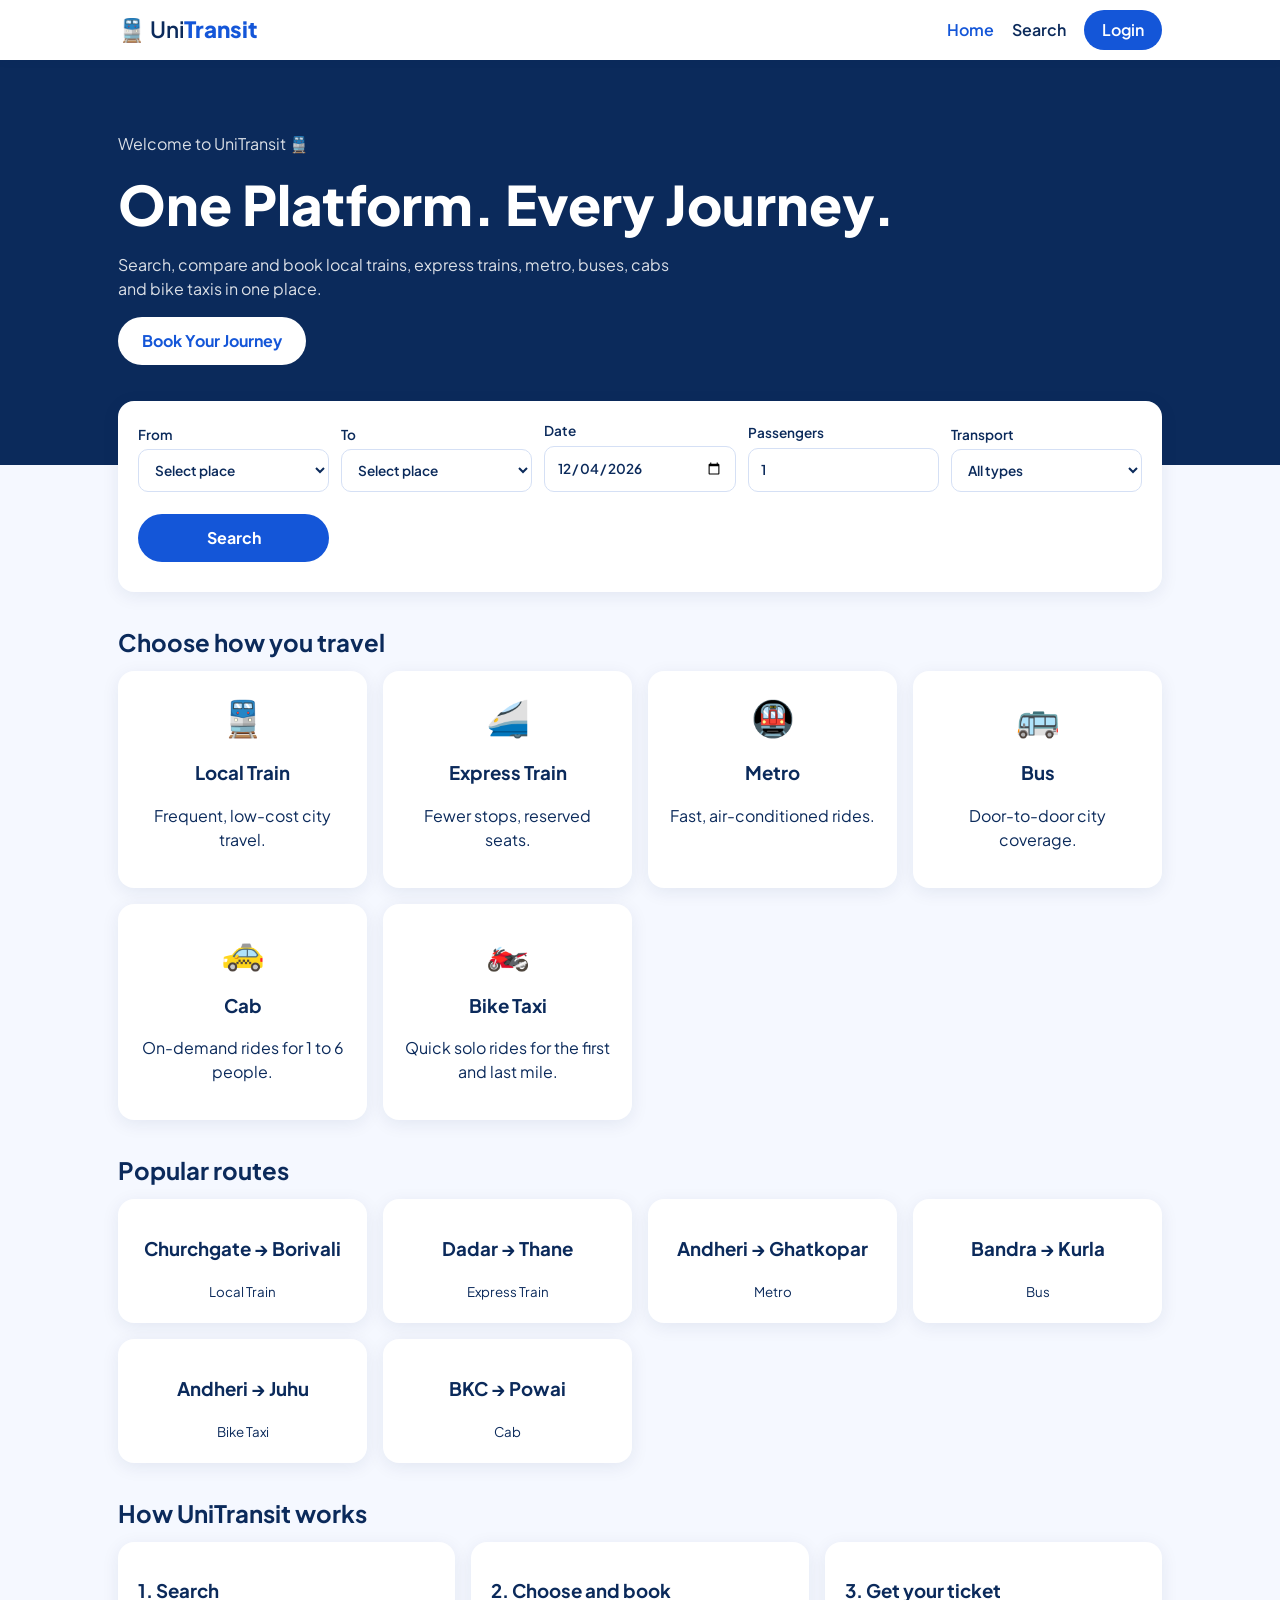
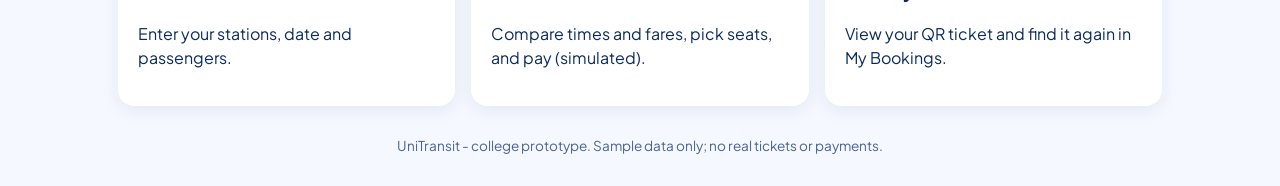
<file: index.html>
<!DOCTYPE html><html lang="en"><head><meta charset="UTF-8"><meta name="viewport" content="width=device-width,initial-scale=1"><link rel="stylesheet" href="css/style.css"><title>UniTransit - Home</title></head><body data-page="home"><header id="nav"></header>
<section class="hero"><div class="wrap"><p>Welcome to UniTransit 🚆</p><h1>One Platform. Every Journey.</h1>
<p>Search, compare and book local trains, express trains, metro, buses, cabs and bike taxis in one place.</p><a class="btn" style="background:#fff;color:var(--blue)" href="search.html">Book Your Journey</a></div></section>
<main class="wrap"><div class="card pull" id="searchForm"></div>
<h2>Choose how you travel</h2><div class="grid">
<a class="card tcard" href="search.html?type=local"><span>🚆</span><h3>Local Train</h3><p>Frequent, low-cost city travel.</p></a>
<a class="card tcard" href="search.html?type=express"><span>🚄</span><h3>Express Train</h3><p>Fewer stops, reserved seats.</p></a>
<a class="card tcard" href="search.html?type=metro"><span>🚇</span><h3>Metro</h3><p>Fast, air-conditioned rides.</p></a>
<a class="card tcard" href="search.html?type=bus"><span>🚌</span><h3>Bus</h3><p>Door-to-door city coverage.</p></a>
<a class="card tcard" href="search.html?type=cab"><span>🚕</span><h3>Cab</h3><p>On-demand rides for 1 to 6 people.</p></a>
<a class="card tcard" href="search.html?type=bike"><span>🏍️</span><h3>Bike Taxi</h3><p>Quick solo rides for the first and last mile.</p></a></div>
<h2>Popular routes</h2><div class="grid">
<a class="card tcard" href="search.html?from=Churchgate&to=Borivali&type=local"><h3>Churchgate → Borivali</h3><small>Local Train</small></a>
<a class="card tcard" href="search.html?from=Dadar&to=Thane&type=express"><h3>Dadar → Thane</h3><small>Express Train</small></a>
<a class="card tcard" href="search.html?from=Andheri&to=Ghatkopar&type=metro"><h3>Andheri → Ghatkopar</h3><small>Metro</small></a>
<a class="card tcard" href="search.html?from=Bandra&to=Kurla&type=bus"><h3>Bandra → Kurla</h3><small>Bus</small></a>
<a class="card tcard" href="search.html?from=Andheri&to=Juhu&type=bike"><h3>Andheri → Juhu</h3><small>Bike Taxi</small></a>
<a class="card tcard" href="search.html?from=BKC&to=Powai&type=cab"><h3>BKC → Powai</h3><small>Cab</small></a></div>
<h2>How UniTransit works</h2><div class="grid">
<div class="card"><h3>1. Search</h3><p>Enter your stations, date and passengers.</p></div>
<div class="card"><h3>2. Choose and book</h3><p>Compare times and fares, pick seats, and pay (simulated).</p></div>
<div class="card"><h3>3. Get your ticket</h3><p>View your QR ticket and find it again in My Bookings.</p></div></div></main><script src="js/data.js"></script><script src="js/app.js"></script></body></html>
</file>
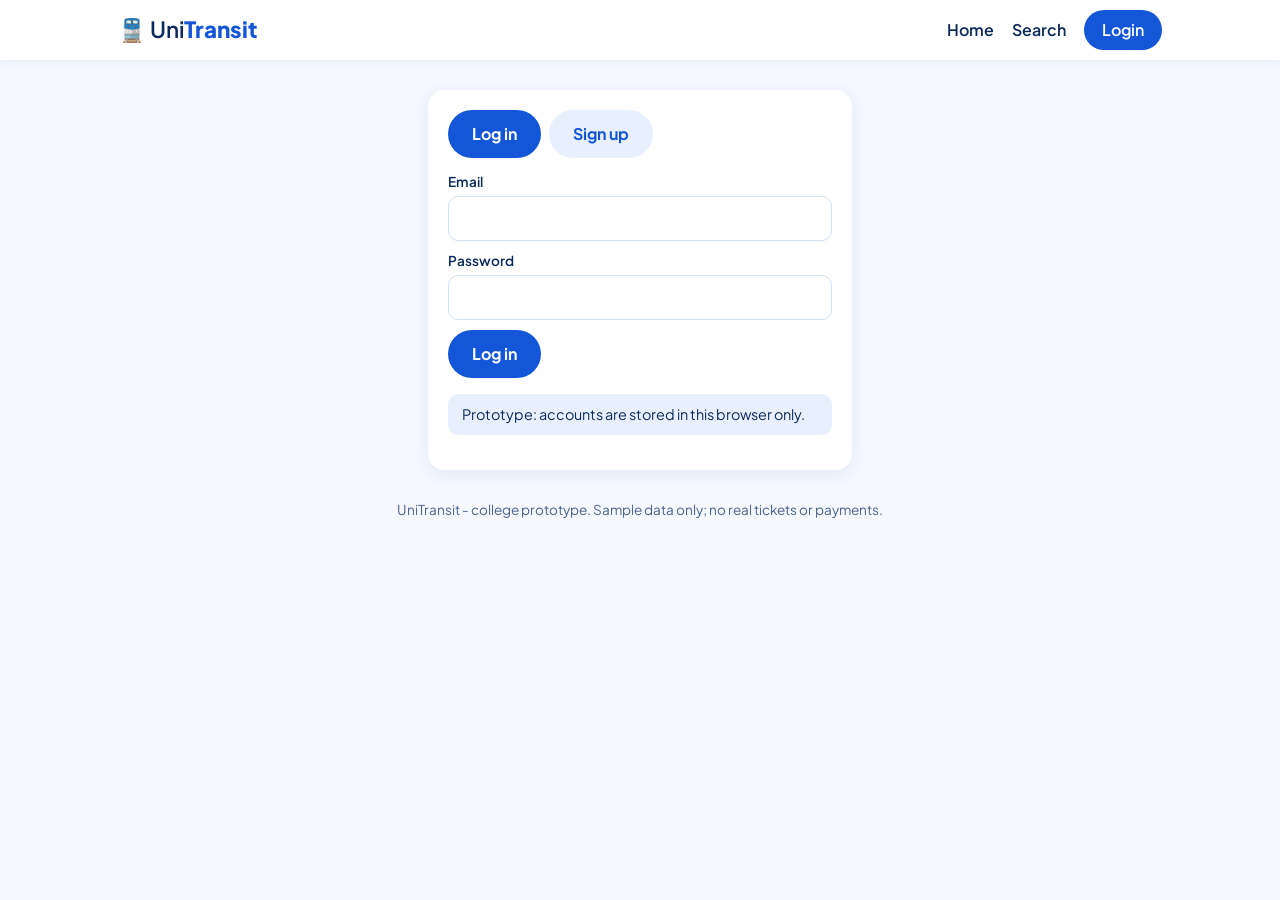
<file: booking.html>
<!DOCTYPE html><html lang="en"><head><meta charset="UTF-8"><meta name="viewport" content="width=device-width,initial-scale=1"><link rel="stylesheet" href="css/style.css"><title>UniTransit - Booking</title></head><body data-page="booking"><header id="nav"></header>
<main class="wrap"><h1>Book your journey</h1><div id="bookingBox"></div></main><script src="js/data.js"></script><script src="js/app.js"></script></body></html>
</file>
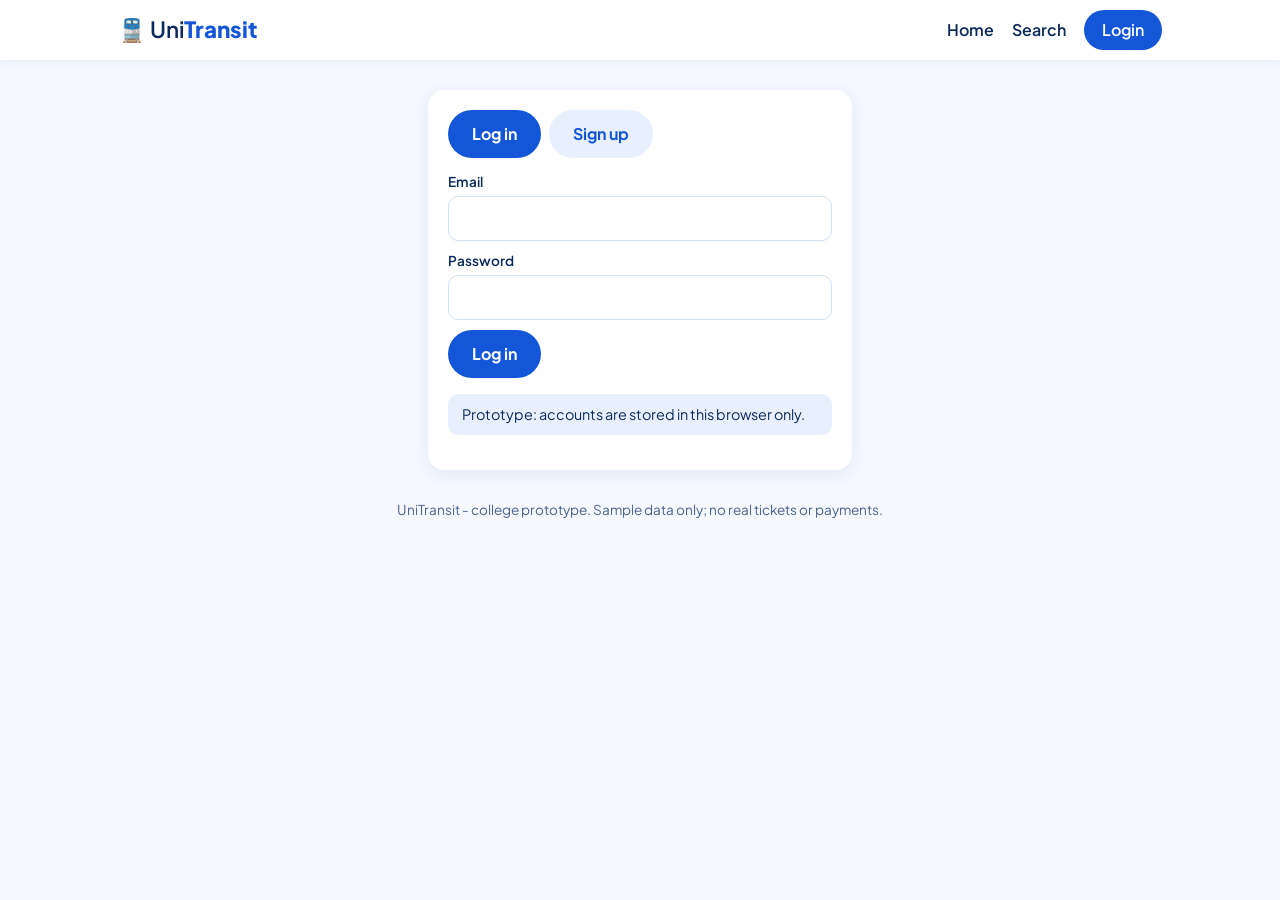
<file: login.html>
<!DOCTYPE html><html lang="en"><head><meta charset="UTF-8"><meta name="viewport" content="width=device-width,initial-scale=1"><link rel="stylesheet" href="css/style.css"><title>UniTransit - Login</title></head><body data-page="login"><header id="nav"></header>
<main class="wrap" style="max-width:460px"><div class="card" style="margin-top:30px"><div class="tabs"><button class="btn" data-tab="login">Log in</button><button class="btn alt" data-tab="reg">Sign up</button></div>
<form id="lf" novalidate><label>Email<input name="email" type="email" autocomplete="email"></label><label>Password<input name="password" type="password" autocomplete="current-password"></label><div id="lErr"></div><button class="btn" type="submit">Log in</button></form>
<form id="rf" hidden novalidate><label>Full name<input name="fullName" autocomplete="name"></label><label>Email<input name="email" type="email" autocomplete="email"></label><label>Password<input name="password" type="password" autocomplete="new-password"></label><label>Confirm password<input name="confirmPw" type="password" autocomplete="new-password"></label><div id="rErr"></div><button class="btn" type="submit">Create account</button></form>
<p class="note" style="margin-top:16px">Prototype: accounts are stored in this browser only.</p></div></main><script src="js/data.js"></script><script src="js/app.js"></script></body></html>
</file>
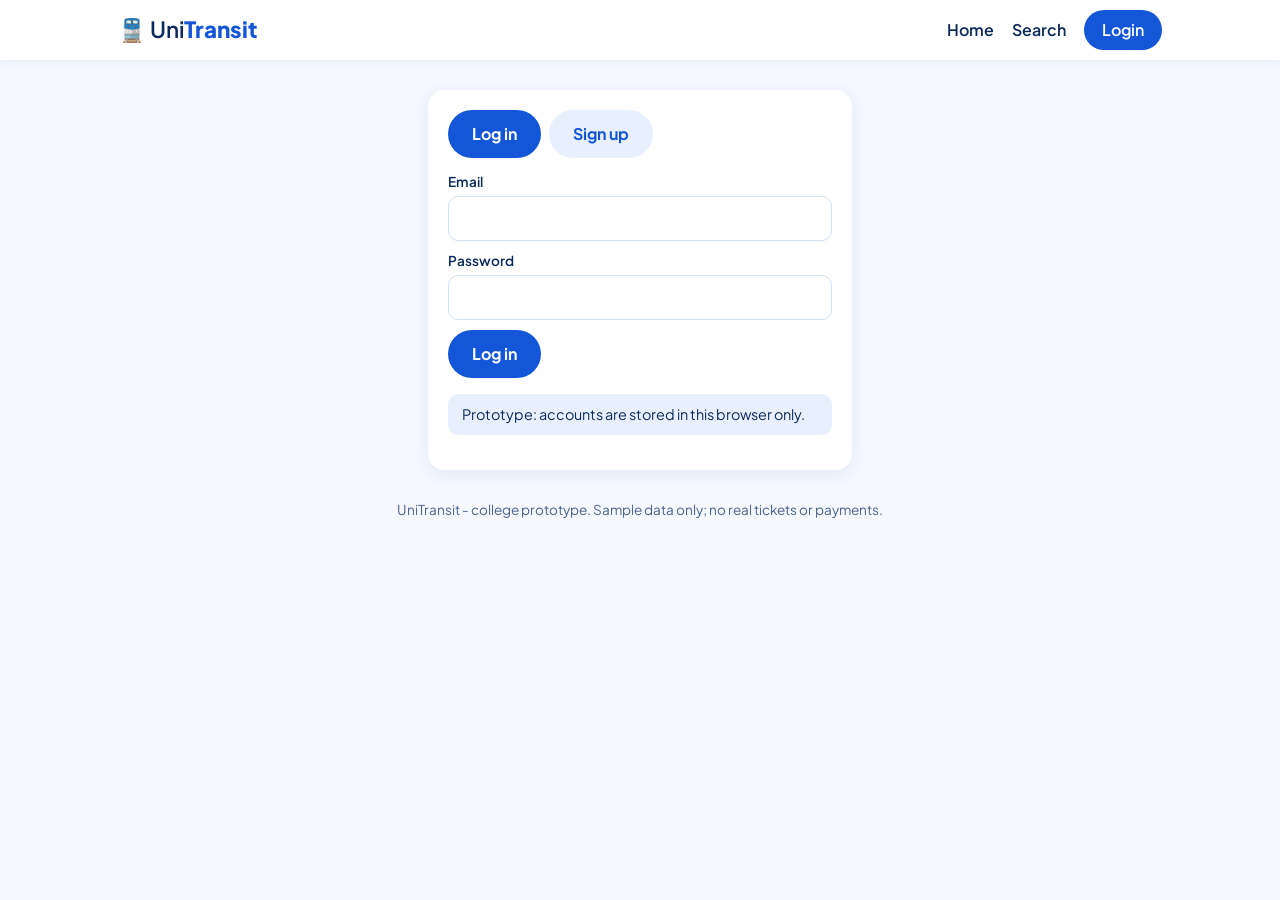
<file: profile.html>
<!DOCTYPE html><html lang="en"><head><meta charset="UTF-8"><meta name="viewport" content="width=device-width,initial-scale=1"><link rel="stylesheet" href="css/style.css"><title>UniTransit - Profile</title></head><body data-page="profile"><header id="nav"></header>
<main class="wrap"><h1>Profile</h1><div id="pBox"></div><h2 id="bookings">My Bookings</h2><div id="bBox"></div></main><script src="js/data.js"></script><script src="js/app.js"></script></body></html>
</file>
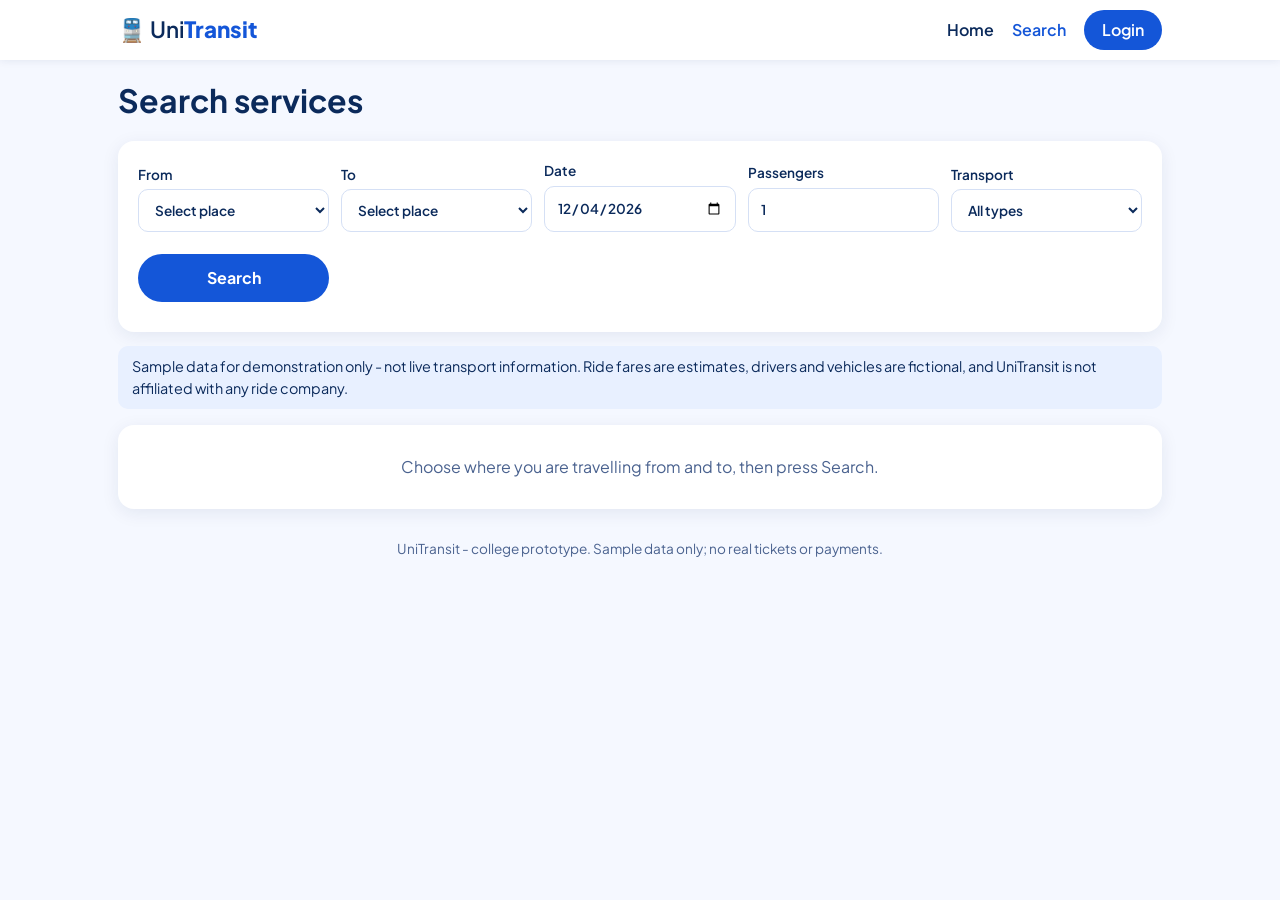
<file: search.html>
<!DOCTYPE html><html lang="en"><head><meta charset="UTF-8"><meta name="viewport" content="width=device-width,initial-scale=1"><link rel="stylesheet" href="css/style.css"><title>UniTransit - Search</title></head><body data-page="search"><header id="nav"></header>
<main class="wrap"><h1>Search services</h1><div class="card" id="searchForm"></div>
<p class="note" style="margin:14px 0">Sample data for demonstration only - not live transport information. Ride fares are estimates, drivers and vehicles are fictional, and UniTransit is not affiliated with any ride company.</p>
<div class="card row" id="filters" hidden><label>Sort by<select id="sort"><option value="dep">Departure time</option><option value="fare">Lowest fare</option><option value="time">Shortest journey</option></select></label>
<label>Time of day<select id="tod"><option value="all">Any time</option><option value="am">Morning (before 12:00)</option><option value="pm">Afternoon (12:00-17:00)</option><option value="eve">Evening (after 17:00)</option></select></label></div>
<div id="smart" style="margin:16px 0"></div><div id="results" style="margin-top:16px"></div></main><script src="js/data.js"></script><script src="js/app.js"></script></body></html>
</file>
<file: css/style.css>
@import url('https://fonts.googleapis.com/css2?family=Plus+Jakarta+Sans:wght@400;600;800&display=swap');
:root{--blue:#1456d8;--navy:#0b2a5b;--sky:#e8f0ff;--line:#d5e0f5;--bg:#f5f8ff;--ok:#0f8a4b;--bad:#c62828;--r:16px}
*{box-sizing:border-box}[hidden]{display:none!important}
body{margin:0;font:16px/1.5 'Plus Jakarta Sans',system-ui,sans-serif;color:var(--navy);background:var(--bg)}
a{color:var(--blue)}h1,h2,h3{line-height:1.2}
.wrap{max-width:1080px;margin:0 auto;padding:0 18px}
header#nav{background:#fff;box-shadow:0 1px 8px rgba(11,42,91,.08);position:sticky;top:0;z-index:5}
.nav{display:flex;align-items:center;justify-content:space-between;flex-wrap:wrap;padding-top:10px;padding-bottom:10px}
.logo{font-size:1.4rem;text-decoration:none;color:var(--navy);font-weight:600}.logo b{color:var(--blue);font-weight:800}
#menuBtn{display:none;background:none;border:0;font-size:1.6rem;cursor:pointer}
nav#links{display:flex;gap:18px;align-items:center}
nav#links a{text-decoration:none;color:var(--navy);font-weight:600}nav#links a.on{color:var(--blue)}nav#links a.btn{color:#fff}
.btn{display:inline-block;background:var(--blue);color:#fff;border:0;border-radius:999px;padding:12px 24px;font:inherit;font-weight:700;cursor:pointer;text-decoration:none;transition:background .2s}
.btn:hover{background:var(--navy)}.btn.sm{padding:8px 18px}.btn.alt{background:var(--sky);color:var(--blue)}.btn.alt:hover{background:var(--line)}.btn.red{background:var(--bad)}
.hero{background:var(--navy);color:#fff;padding:56px 0 100px}
.hero h1{font-size:clamp(2rem,5vw,3.4rem);margin:.2em 0;font-weight:800}.hero p{max-width:560px;opacity:.85}
.card{background:#fff;border-radius:var(--r);padding:20px;box-shadow:0 4px 18px rgba(11,42,91,.08)}.card+.card{margin-top:16px}
.pull{margin-top:-64px}
.grid{display:grid;gap:16px;grid-template-columns:repeat(auto-fit,minmax(220px,1fr))}.grid .card+.card{margin-top:0}
.row{display:grid;gap:12px;grid-template-columns:repeat(auto-fit,minmax(160px,1fr));align-items:end}
label{font-size:.85rem;font-weight:600;display:block;margin-bottom:10px}
input,select{width:100%;padding:11px 12px;border:1.5px solid var(--line);border-radius:10px;font:inherit;background:#fff;color:inherit;margin-top:4px}
input:focus,select:focus,button:focus-visible,a:focus-visible{outline:3px solid #8fb3ff;outline-offset:1px}
h2{margin:36px 0 14px}
.tcard{text-align:center;text-decoration:none;color:inherit;transition:transform .2s}.tcard:hover{transform:translateY(-4px)}.tcard span{font-size:2.2rem}
.msg,.err{padding:10px 14px;border-radius:10px;margin:10px 0}.err{background:#fdecec;color:var(--bad)}.msg{background:#e6f6ec;color:var(--ok)}
.note{background:var(--sky);border-radius:10px;padding:10px 14px;font-size:.9rem}
.empty{text-align:center;padding:30px;color:#4a628f}
.svc{display:grid;grid-template-columns:1.2fr 1.5fr 1fr auto;gap:12px;align-items:center}
.tag{background:var(--sky);color:var(--blue);border-radius:999px;padding:2px 10px;font-size:.8rem;font-weight:700}
.time{font-size:1.25rem;font-weight:800}
.seats{display:grid;grid-template-columns:repeat(8,1fr);gap:6px;max-width:360px;margin-bottom:14px}
.seat{padding:8px 0;border:1.5px solid var(--line);border-radius:8px;background:#fff;cursor:pointer;font:inherit}.seat.sel{background:var(--blue);color:#fff}.seat:disabled{background:#e3e8f2;color:#9aa;cursor:not-allowed}
table.fare{width:100%;border-collapse:collapse}.fare td{padding:6px 0}.fare td:last-child{text-align:right}.fare tr:last-child{font-weight:800;border-top:2px solid var(--line)}
.tabs{display:flex;gap:8px;margin-bottom:14px}
.ticket{max-width:560px;margin:0 auto;border:2px dashed var(--blue)}
.two{display:grid;grid-template-columns:1fr 1fr;gap:10px}
footer{text-align:center;padding:30px 18px;color:#4a628f;font-size:.85rem}
@media(max-width:720px){#menuBtn{display:block}nav#links{display:none;width:100%;flex-direction:column;align-items:flex-start;padding:8px 0}nav#links.open{display:flex}.svc{grid-template-columns:1fr 1fr}.two{grid-template-columns:1fr}}
@media print{#nav,footer,.noprint{display:none!important}body{background:#fff}.card{box-shadow:none}}
@media(prefers-reduced-motion:reduce){*{transition:none!important}}
</file>
